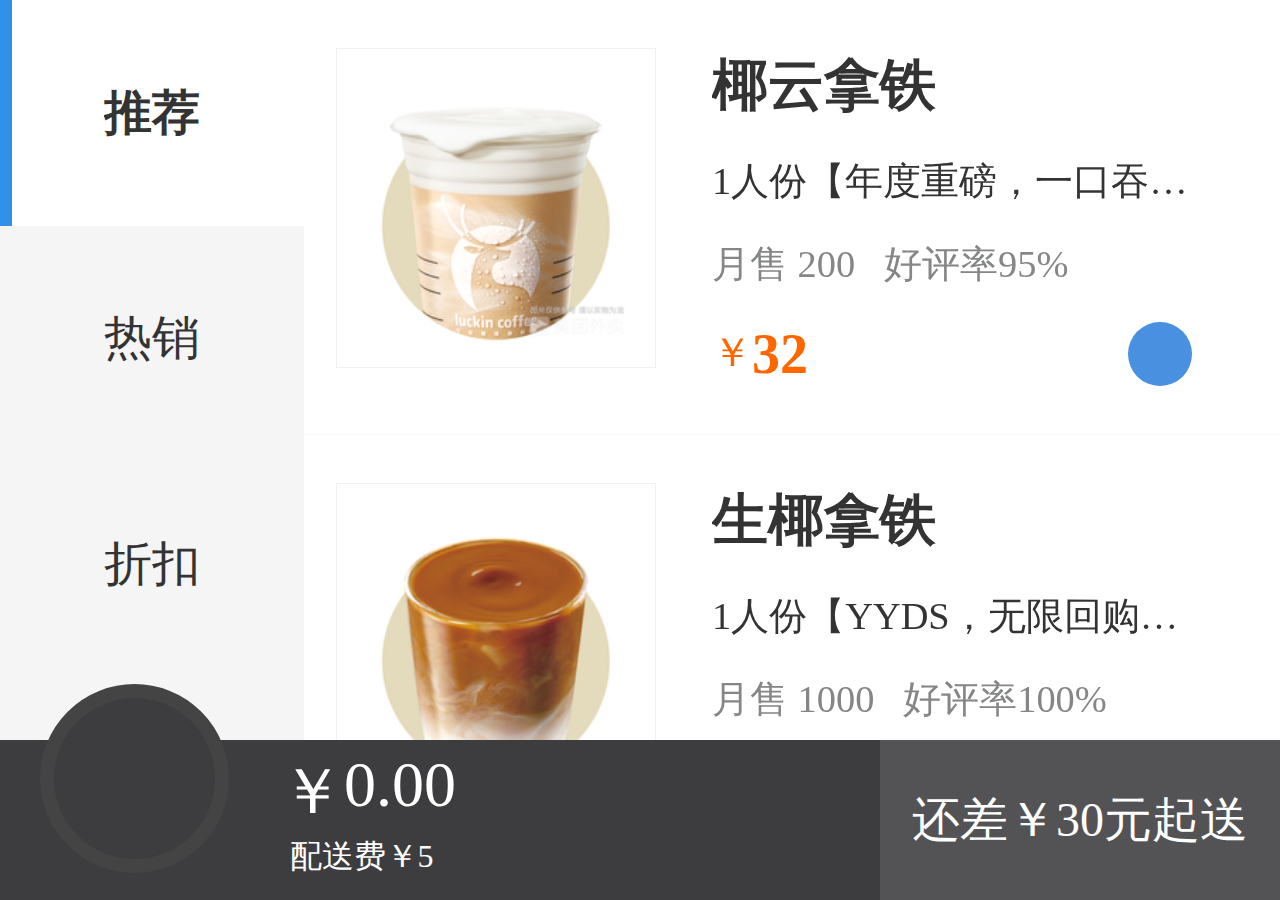
<file: BuyDrinks/index.html>
<!DOCTYPE html>
<html lang="en">

<head>
    <meta charset="UTF-8">
    <meta name="viewport" content="width=device-width, initial-scale=1.0">
    <title>丑团外卖</title>
    <link rel="shortcut icon" href="./assets/media/favicon.ico" type="image/x-icon">
    <link rel="stylesheet" href="./assets/css/add-to-car.css">
    <link rel="stylesheet" href="./assets/css/common.css">
    <link rel="stylesheet" href="./assets/css/container.css">
    <link rel="stylesheet" href="./assets/css/footer.css">
</head>

<body>
    <div class="container">
        <div class="menu">
            <div class="menu-item active"><span>推荐</span></div>
            <div class="menu-item"><span>热销</span></div>
            <div class="menu-item"><span>折扣</span></div>
            <div class="menu-item"><span>夏日冰咖必喝榜</span></div>
            <div class="menu-item"><span>进店必喝</span></div>
            <div class="menu-item"><span>只喝美式</span></div>
            <div class="menu-item"><span>酷爽特调水果冰萃</span></div>
            <div class="menu-item"><span>经典奶咖</span></div>
            <div class="menu-item"><span>创意奶咖</span></div>
            <div class="menu-item"><span>瑞纳冰季</span></div>
            <div class="menu-item"><span>不喝咖啡</span></div>
            <div class="menu-item"><span>轻食甜品</span></div>
            <div class="menu-item"><span>热卖套餐</span></div>
        </div>
        <div class="goods-list"></div>
    </div>
    <div class="footer">
        <div class="footer-car-container">
            <div class="footer-car">
                <i class="iconfont i-gouwuchefill"></i>
                <span class="footer-car-badge">0</span>
            </div>
            <div class="footer-car-price">
                <span class="footer-car-unit">￥</span>
                <span class="footer-car-total">0.00</span>
            </div>
            <div class="footer-car-tip">配送费￥0</div>
        </div>
        <div class="footer-pay">
            <a href="">去结算</a>
            <span>还差￥0元起送</span>
        </div>
    </div>

    <script src="./assets/js/data.js"></script>
    <script src="./assets/js/index.js"></script>
</body>

</html>
</file>
<file: BuyDrinks/assets/css/add-to-car.css>
.add-to-car {
  position: fixed;
  color: #fff;
  font-size: 23rem;
  line-height: 40rem;
  text-align: center;
  z-index: 9;
  margin-left: -20rem;
  margin-top: -20rem;
  left: 0;
  top: 0;
  transition: 0.5s linear;
}

.add-to-car .iconfont {
  width: 40rem;
  height: 40rem;
  background: #4a90e1;
  border-radius: 50%;
  display: block;
  transition: 0.5s cubic-bezier(0.5,-0.5,1,1);
}
</file>
<file: BuyDrinks/assets/css/common.css>
@import url('https://at.alicdn.com/t/c/font_3555577_me2a6tdmvu8.css');

*,
*::before,
*::after {
  margin: 0;
  padding: 0;
  box-sizing: border-box;
}

html {
  font-size: 0.125vw;
}
body {
  font-size: 35rem;
  -webkit-tap-highlight-color: transparent;
  -webkit-font-smoothing: antialiased;
  user-select: none;
  font-family: 'Microsoft Yahei', 'sans-serif';
}
a {
  color: inherit;
  text-decoration: none;
}
.iconfont {
  font-size: inherit;
}
</file>
<file: BuyDrinks/assets/css/container.css>
.container {
  position: fixed;
  left: 0;
  top: 0;
  width: 100%;
  height: calc(100% - 100rem);
  display: flex;
  color: #333;
}
.menu {
  background: #f5f5f5;
  width: 190rem;
  overflow-y: scroll;
  padding-bottom: 50rem;
  flex: 0 0 auto;
}
.menu::-webkit-scrollbar {
  width: 0;
}

.menu-item {
  height: 141rem;
  display: flex;
  justify-content: center;
  align-items: center;
  padding: 0 30rem;
  position: relative;
}
.menu-item span {
  font-size: 30rem;
  line-height: 40rem;
  max-height: 80rem;
  overflow: hidden;
}
.menu-item.active {
  font-weight: bold;
  background: #fff;
}
.menu-item.active::before {
  content: '';
  position: absolute;
  left: 0;
  height: 100%;
  width: 7.5rem;
  background: #3190e8;
}

.goods-list {
  flex-grow: 1;
  overflow-y: scroll;
}
.goods-list::-webkit-scrollbar {
  width: 0;
}

.goods-item {
  border-bottom: 1rem solid #f8f8f8;
  padding: 30rem 20rem;
  display: flex;
}
.goods-pic {
  width: 200rem;
  height: 200rem;
  object-fit: contain;
  border: 1rem solid rgba(0, 0, 0, 0.06);
  flex: 0 0 auto;
}
.goods-info {
  flex: 1 1 auto;
  padding: 0 35rem;
  overflow: hidden;
}
.goods-title {
  font-size: 35rem;
  overflow: hidden;
  text-overflow: ellipsis;
  white-space: nowrap;
  margin-bottom: 20rem;
}
.goods-desc {
  font-size: 24rem;
  white-space: nowrap;
  overflow: hidden;
  text-overflow: ellipsis;
  margin-bottom: 20rem;
}
.goods-sell {
  color: #858687;
  font-size: 24rem;
  white-space: nowrap;
  overflow: hidden;
  text-overflow: ellipsis;
  margin-bottom: 20rem;
  display: flex;
}
.goods-sell span:first-child {
  margin-right: 18rem;
}
.goods-confirm {
  display: flex;
  justify-content: space-between;
}
.goods-price {
  display: flex;
  font-size: 35rem;
  font-weight: bold;
  color: #f60;
  align-items: flex-end;
}
.goods-price-unit {
  font-size: 25rem;
  margin-bottom: 4rem;
  font-weight: normal;
}
.goods-btns {
  display: flex;
  justify-content: center;
  align-items: center;
}
.goods-btns .iconfont {
  width: 40rem;
  height: 40rem;
  background: #4a90e1;
  color: #fff;
  border-radius: 50%;
  font-size: 23rem;
  line-height: 40rem;
  text-align: center;
}
.goods-btns span {
  margin: 0 15rem;
  display: none;
}
.goods-btns .i-jianhao {
  border: 1rem solid #4a90e1;
  background: #fff;
  color: #4a90e1;
  font-weight: bold;
  display: none;
}
.goods-item.active span {
  display: block;
}
.goods-item.active .i-jianhao {
  display: block;
}
</file>
<file: BuyDrinks/assets/css/footer.css>
.footer {
  height: 100rem;
  color: #fff;
  position: fixed;
  left: 0;
  bottom: 0;
  width: 100%;
  display: flex;
  z-index: 10;
}

.footer-car-container {
  flex-grow: 1;
  background: #3d3d3f;
  padding-left: 175rem;
  position: relative;
}
.footer-car {
  position: absolute;
  width: 118rem;
  height: 118rem;
  border: 9rem solid #444;
  left: 25rem;
  top: -35rem;
  border-radius: 50%;
  background: inherit;
  display: flex;
  justify-content: center;
  align-items: center;
  font-size: 60rem;
}
.footer-car-badge {
  position: absolute;
  width: 35rem;
  height: 35rem;
  background: #ec5533;
  font-size: 25rem;
  text-align: center;
  border-radius: 50%;
  line-height: 35rem;
  right: 0;
  top: 0;
  display: none;
}
.footer-car.active {
  background: #4a90e1;
}
.footer-car.active .footer-car-badge {
  display: block;
}
.footer-car.animate {
  animation: footer-car-animate 500ms ease-in-out;
}

@keyframes footer-car-animate {
  0% {
    transform: scale(1);
  }
  25% {
    transform: scale(0.8);
  }
  50% {
    transform: scale(1.1);
  }
  75% {
    transform: scale(0.9);
  }
  100% {
    transform: scale(1);
  }
}

.footer-car-price {
  font-size: 40rem;
  display: flex;
  margin-top: 5rem;
}
.footer-car-tip {
  font-size: 20rem;
  margin-left: 6rem;
}
.footer-pay {
  background: #535356;
  width: 250rem;
  font-size: 35rem;
  line-height: 100rem;
  text-align: center;
}
.footer-pay > * {
  display: block;
  width: 100%;
  height: 100%;
}
.footer-pay a {
  display: none;
}
.footer-pay span {
  font-size: 30rem;
}
.footer-pay.active {
  background: #76d572;
}
.footer-pay.active a {
  display: block;
}
.footer-pay.active span {
  display: none;
}
</file>
